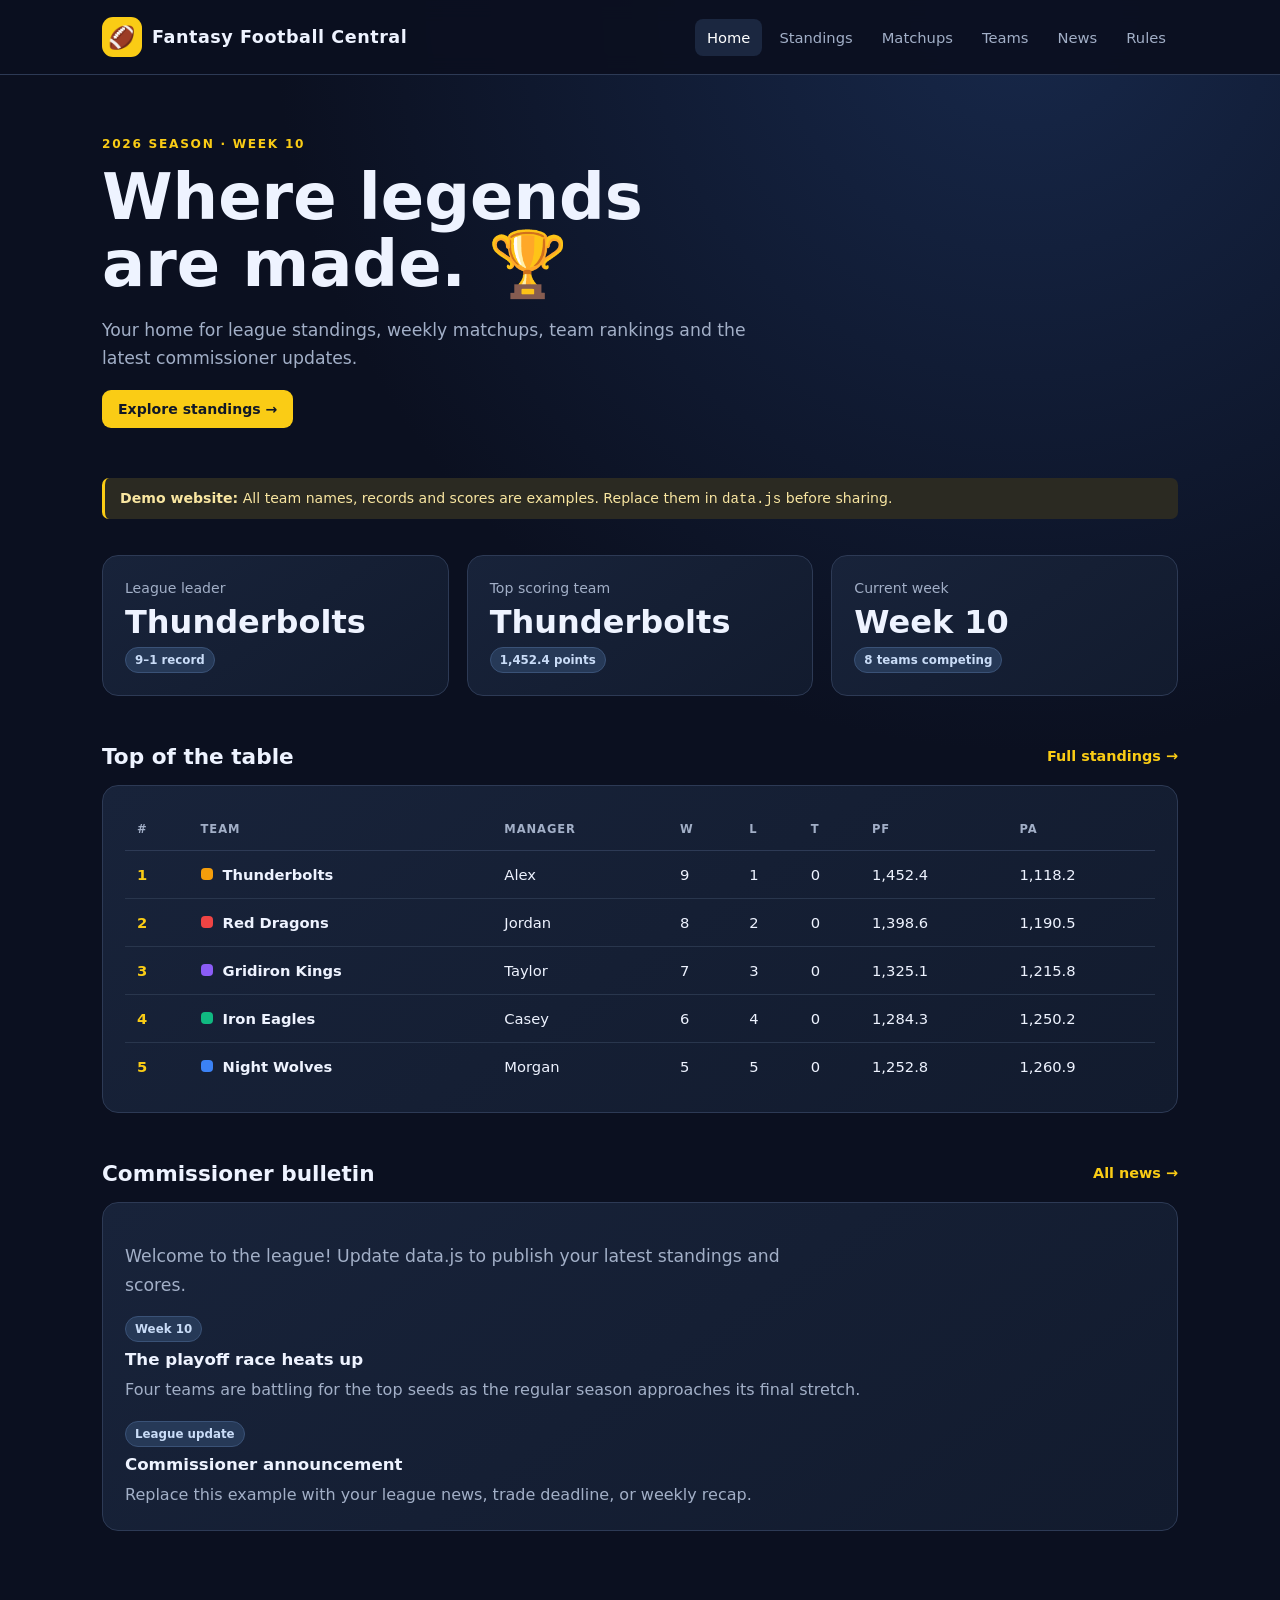
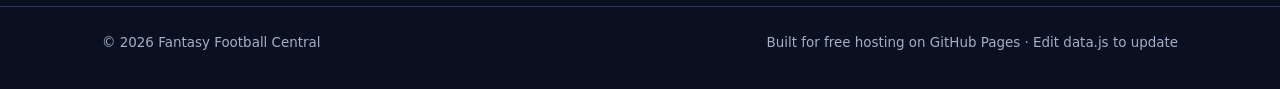
<file: index.html>
<!doctype html><html lang="en"><head><meta charset="utf-8"><meta name="viewport" content="width=device-width,initial-scale=1"><meta name="description" content="Fantasy football league standings, scores, teams and news"><link rel="stylesheet" href="style.css"><title>Fantasy Football Central</title></head><body data-page="home"><header id="header" class="site-header"></header><main id="content" class="wrap"></main><footer id="footer" class="footer"></footer><script src="data.js"></script><script src="app.js"></script></body></html>
</file>
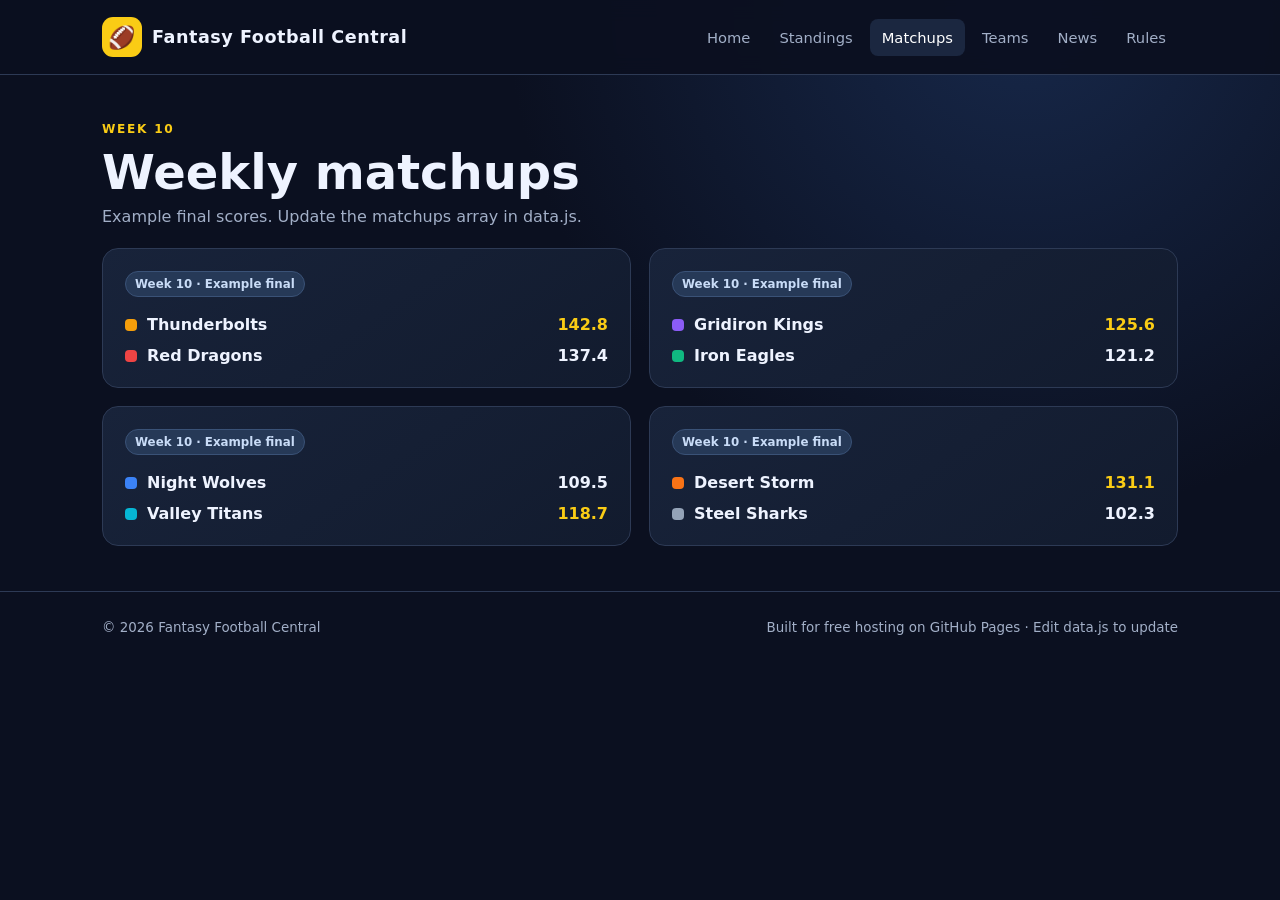
<file: matchups.html>
<!doctype html><html lang="en"><head><meta charset="utf-8"><meta name="viewport" content="width=device-width,initial-scale=1"><meta name="description" content="Fantasy football league standings, scores, teams and news"><link rel="stylesheet" href="style.css"><title>Fantasy Football Central</title></head><body data-page="matchups"><header id="header" class="site-header"></header><main id="content" class="wrap"></main><footer id="footer" class="footer"></footer><script src="data.js"></script><script src="app.js"></script></body></html>
</file>
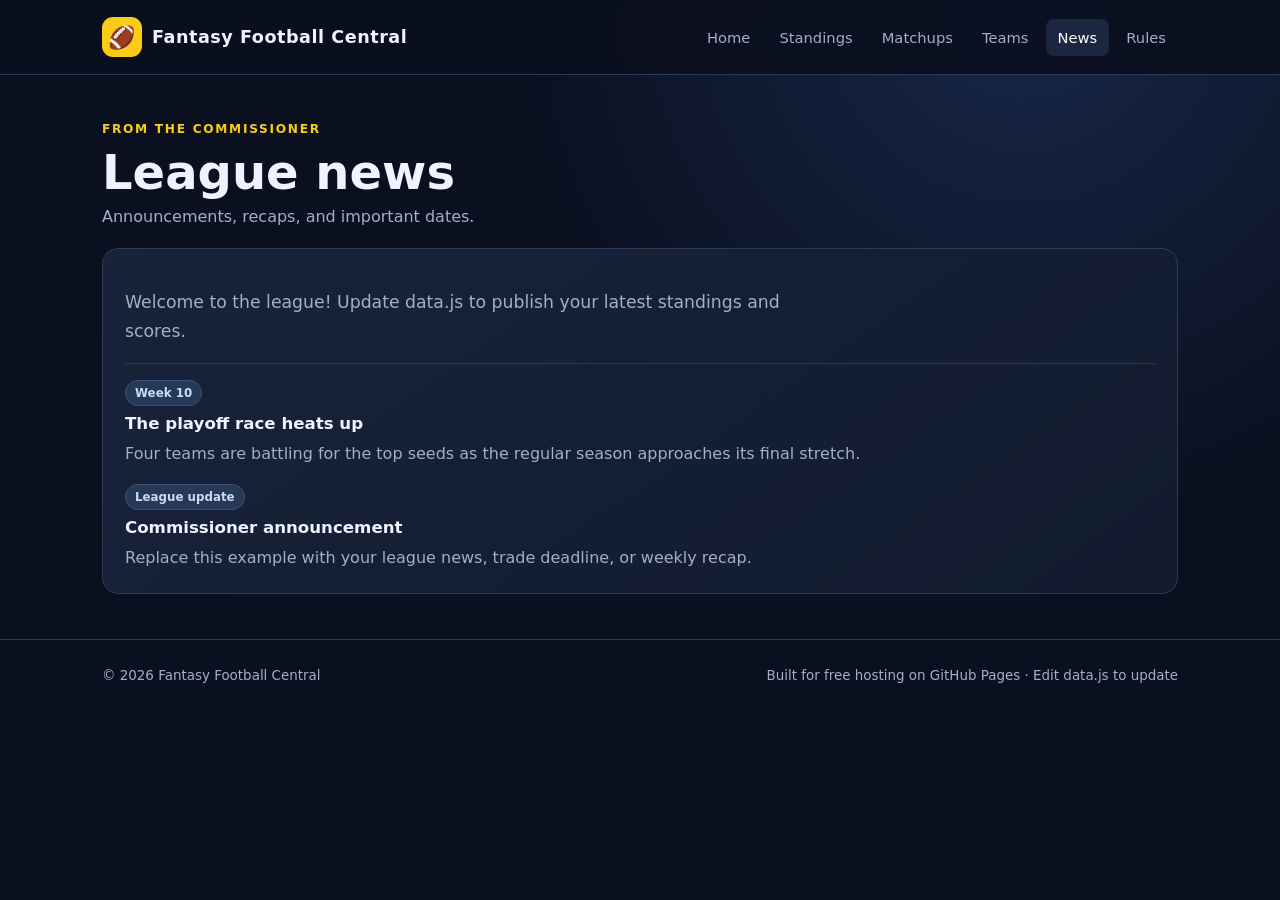
<file: news.html>
<!doctype html><html lang="en"><head><meta charset="utf-8"><meta name="viewport" content="width=device-width,initial-scale=1"><meta name="description" content="Fantasy football league standings, scores, teams and news"><link rel="stylesheet" href="style.css"><title>Fantasy Football Central</title></head><body data-page="news"><header id="header" class="site-header"></header><main id="content" class="wrap"></main><footer id="footer" class="footer"></footer><script src="data.js"></script><script src="app.js"></script></body></html>
</file>
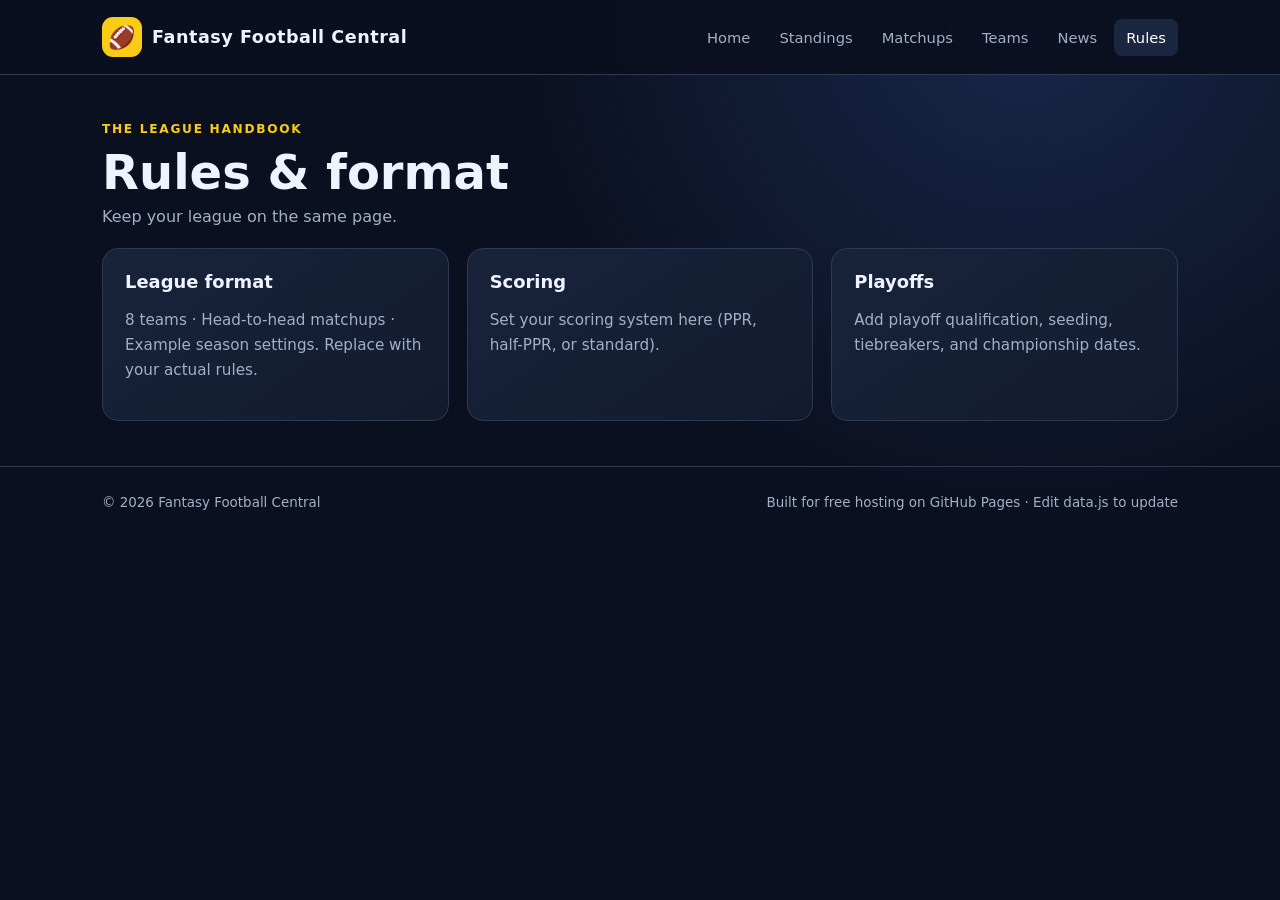
<file: rules.html>
<!doctype html><html lang="en"><head><meta charset="utf-8"><meta name="viewport" content="width=device-width,initial-scale=1"><meta name="description" content="Fantasy football league standings, scores, teams and news"><link rel="stylesheet" href="style.css"><title>Fantasy Football Central</title></head><body data-page="rules"><header id="header" class="site-header"></header><main id="content" class="wrap"></main><footer id="footer" class="footer"></footer><script src="data.js"></script><script src="app.js"></script></body></html>
</file>
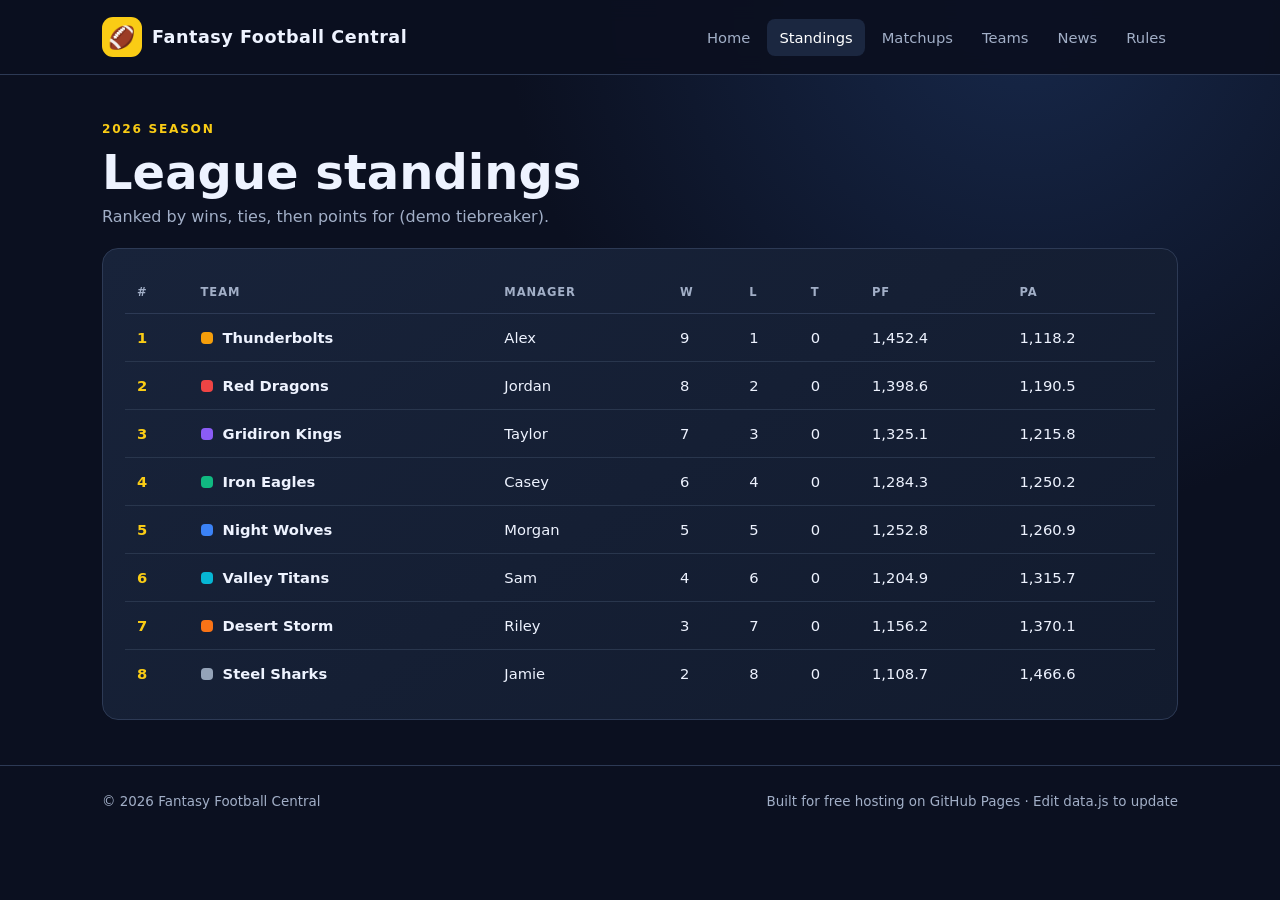
<file: standings.html>
<!doctype html><html lang="en"><head><meta charset="utf-8"><meta name="viewport" content="width=device-width,initial-scale=1"><meta name="description" content="Fantasy football league standings, scores, teams and news"><link rel="stylesheet" href="style.css"><title>Fantasy Football Central</title></head><body data-page="standings"><header id="header" class="site-header"></header><main id="content" class="wrap"></main><footer id="footer" class="footer"></footer><script src="data.js"></script><script src="app.js"></script></body></html>
</file>
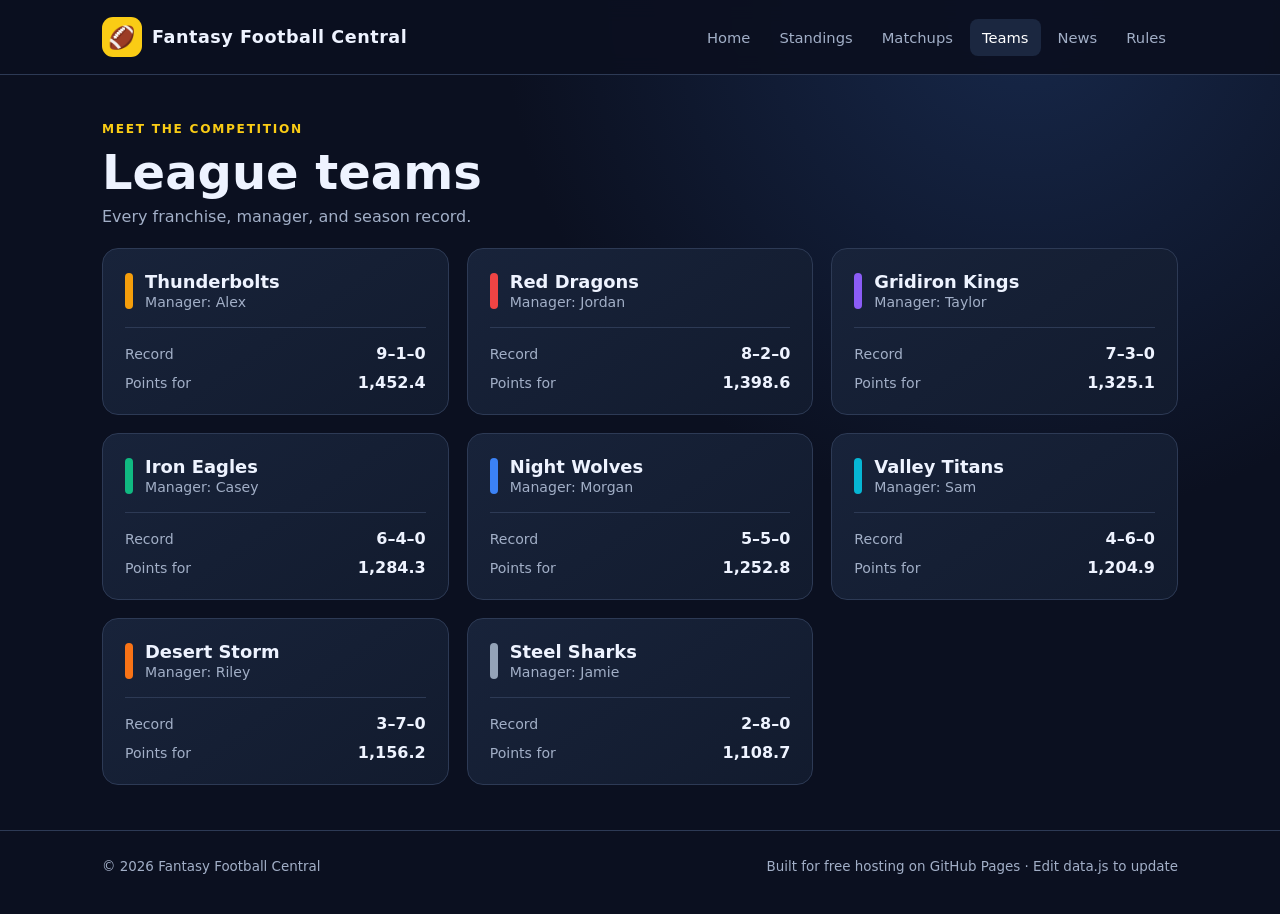
<file: teams.html>
<!doctype html><html lang="en"><head><meta charset="utf-8"><meta name="viewport" content="width=device-width,initial-scale=1"><meta name="description" content="Fantasy football league standings, scores, teams and news"><link rel="stylesheet" href="style.css"><title>Fantasy Football Central</title></head><body data-page="teams"><header id="header" class="site-header"></header><main id="content" class="wrap"></main><footer id="footer" class="footer"></footer><script src="data.js"></script><script src="app.js"></script></body></html>
</file>
<file: style.css>
:root{color-scheme:dark;--bg:#0b1020;--surface:#151d30;--surface2:#1b2740;--line:#2d3a55;--text:#eef3ff;--muted:#a2afc7;--accent:#facc15}*{box-sizing:border-box}body{margin:0;background:radial-gradient(circle at 80% 0%,#17284a 0,transparent 38%),var(--bg);color:var(--text);font-family:Inter,ui-sans-serif,system-ui,-apple-system,Segoe UI,Arial,sans-serif;min-height:100vh}a{color:inherit;text-decoration:none}.wrap{max-width:1120px;margin:auto;padding:0 22px}.site-header{border-bottom:1px solid var(--line);background:#0b1020ed;position:sticky;top:0;z-index:10;backdrop-filter:blur(10px)}.header-inner{display:flex;align-items:center;justify-content:space-between;gap:16px;min-height:74px}.brand{font-weight:900;letter-spacing:.03em;font-size:1.1rem;display:flex;align-items:center;gap:10px}.brand-mark{display:grid;place-items:center;background:var(--accent);color:#111827;border-radius:11px;width:40px;height:40px;font-size:22px}.nav{display:flex;flex-wrap:wrap;gap:5px}.nav a{padding:10px 12px;border-radius:8px;color:var(--muted);font-size:.92rem}.nav a:hover,.nav a.active{background:var(--surface2);color:#fff}.hero{padding:58px 0 32px}.eyebrow{text-transform:uppercase;color:var(--accent);font-size:.76rem;font-weight:800;letter-spacing:.14em}.hero h1{font-size:clamp(2.2rem,5vw,4rem);line-height:1.05;margin:12px 0}.lead{color:var(--muted);font-size:1.08rem;max-width:690px;line-height:1.65}.page-title{padding:43px 0 22px}.page-title h1{font-size:clamp(2rem,4vw,3rem);margin:7px 0}.page-title p{color:var(--muted);margin:0}.grid{display:grid;grid-template-columns:repeat(3,minmax(0,1fr));gap:18px}.grid.two{grid-template-columns:repeat(2,minmax(0,1fr))}.panel{background:linear-gradient(145deg,#18233a,#121b2e);border:1px solid var(--line);border-radius:16px;padding:22px;min-width:0}.panel h2{margin:0 0 16px;font-size:1.12rem}.metric{font-size:2rem;font-weight:900;margin:6px 0}.sub{color:var(--muted);font-size:.88rem}.section{padding:18px 0 30px}.section-head{display:flex;justify-content:space-between;align-items:center;gap:12px;margin-bottom:16px}.section-head h2{margin:0;font-size:1.35rem}.button{display:inline-flex;align-items:center;gap:8px;padding:11px 16px;border-radius:9px;background:var(--accent);color:#111827;font-weight:800;font-size:.88rem}.text-link{color:var(--accent);font-weight:700;font-size:.9rem}.table-scroll{overflow-x:auto}.data-table{width:100%;border-collapse:collapse;min-width:620px;text-align:left}.data-table th{color:var(--muted);font-size:.72rem;text-transform:uppercase;letter-spacing:.08em;padding:14px 12px;border-bottom:1px solid var(--line)}.data-table td{padding:15px 12px;border-bottom:1px solid #29364d;font-size:.92rem}.data-table tr:last-child td{border-bottom:0}.data-table tbody tr:hover{background:#23304a}.rank{font-weight:900;color:var(--accent)}.team{display:flex;align-items:center;gap:10px;font-weight:750}.team-dot{width:12px;height:12px;border-radius:4px;flex-shrink:0}.tag{display:inline-block;background:#263957;border:1px solid #3a5277;padding:5px 9px;border-radius:999px;color:#c9dcf7;font-size:.74rem;font-weight:700}.matchup{display:grid;gap:12px}.match-row{display:flex;justify-content:space-between;gap:12px;align-items:center}.score{font-weight:900;font-variant-numeric:tabular-nums}.winner{color:#facc15}.divider{height:1px;background:var(--line);margin:16px 0}.news-item{margin-bottom:18px}.news-item:last-child{margin:0}.news-item h3{margin:8px 0;font-size:1.04rem}.news-item p{color:var(--muted);line-height:1.6;margin:0}.footer{border-top:1px solid var(--line);margin-top:45px;padding:28px 0 40px;color:var(--muted);font-size:.84rem}.footer-inner{display:flex;justify-content:space-between;gap:16px;flex-wrap:wrap}.notice{border-left:3px solid var(--accent);background:#2b2a22;padding:12px 15px;border-radius:7px;color:#f9e6a1;font-size:.88rem;margin:18px 0}.empty{color:var(--muted)}@media(max-width:850px){.header-inner{align-items:flex-start;flex-direction:column;padding:14px 0}.nav{width:100%;overflow-x:auto;flex-wrap:nowrap;padding-bottom:4px}.nav a{white-space:nowrap}.grid,.grid.two{grid-template-columns:1fr}.hero{padding-top:36px}}@media(max-width:480px){.wrap{padding:0 14px}.panel{padding:17px}.brand{font-size:.98rem}}
</file>
